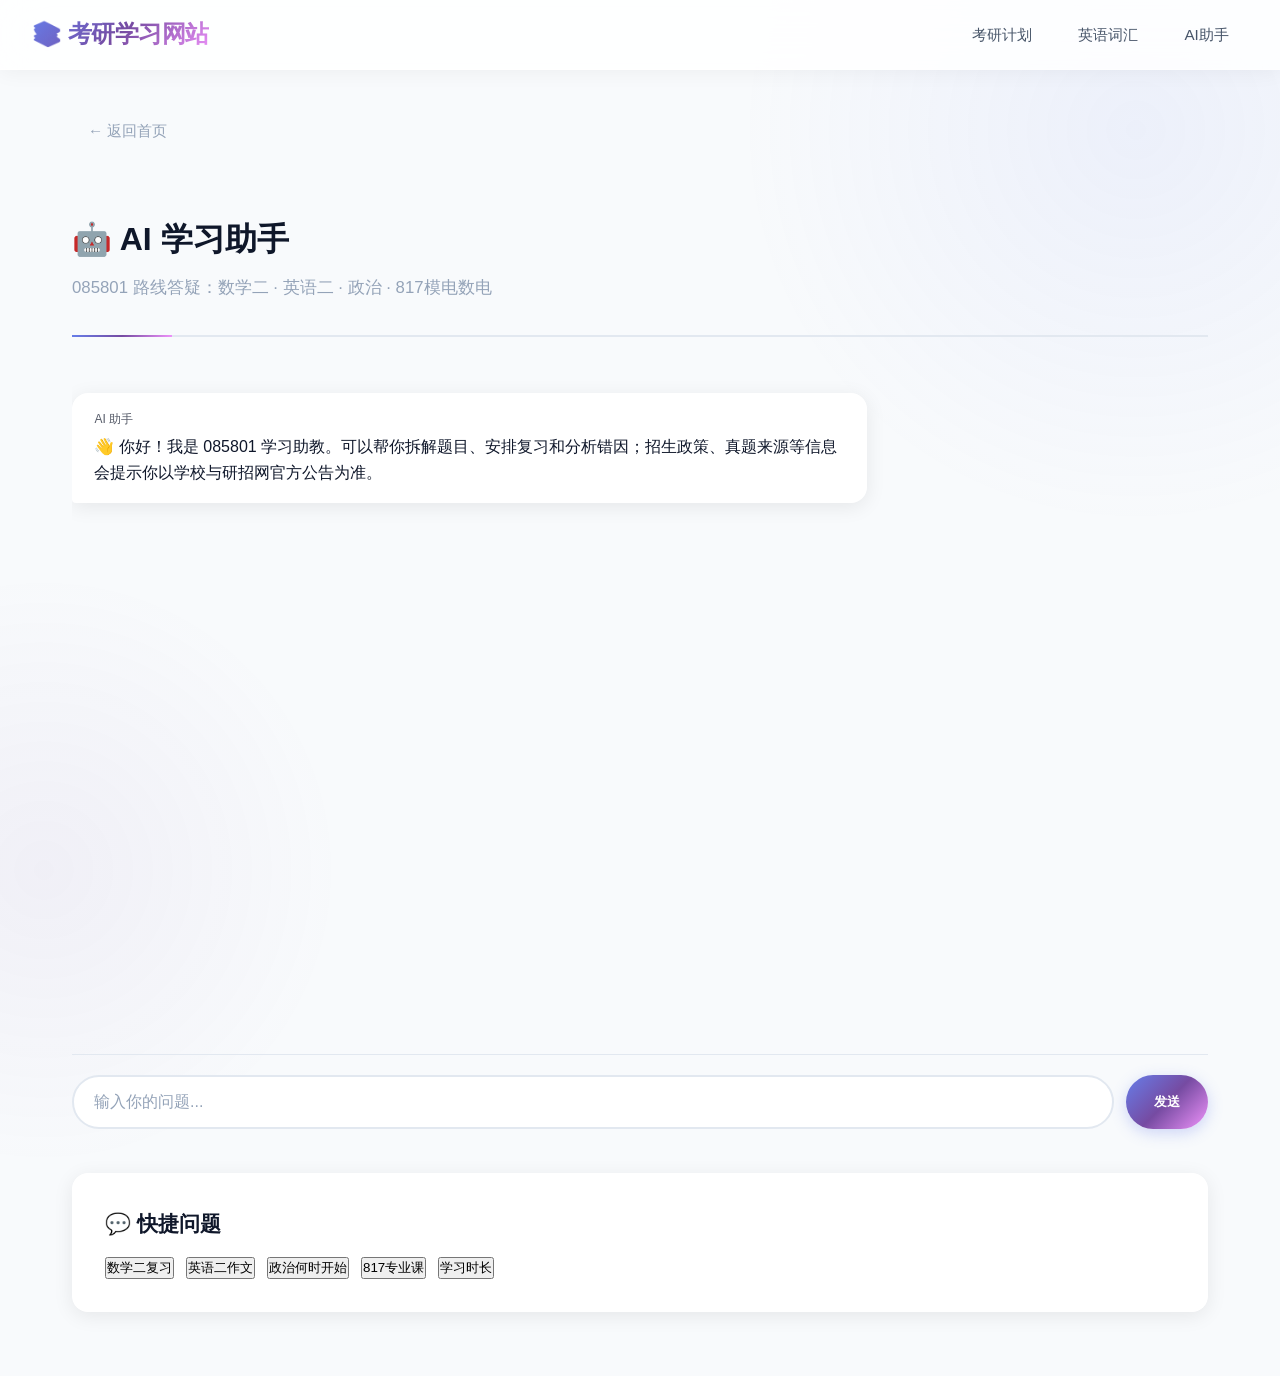
<file: templates/ai.html>
<!DOCTYPE html>
<html lang="zh-CN">
<head>
  <meta charset="UTF-8">
  <meta name="viewport" content="width=device-width, initial-scale=1.0">
  <title>AI助手 - 考研学习网站</title>
  <link rel="stylesheet" href="/static/css/style.css">
</head>
<body>
  <nav class="navbar">
    <a href="/" class="navbar-brand">📚 考研学习网站</a>
    <ul class="navbar-links">
      <li><a href="/plan">考研计划</a></li>
      <li><a href="/vocabulary">英语词汇</a></li>
      <li><a href="/ai" class="active">AI助手</a></li>
    </ul>
  </nav>

  <main class="container">
    <a href="/" class="back-link">← 返回首页</a>
    
    <div class="page-header">
      <h1>🤖 AI 学习助手</h1>
      <p class="subtitle">085801 路线答疑：数学二 · 英语二 · 政治 · 817模电数电</p>
    </div>

    <!-- AI对话区域 -->
    <div class="ai-container">
      <div class="chat-messages">
        <div class="chat-message ai">
          <div class="sender">AI 助手</div>
          <div class="content">👋 你好！我是 085801 学习助教。可以帮你拆解题目、安排复习和分析错因；招生政策、真题来源等信息会提示你以学校与研招网官方公告为准。</div>
        </div>
      </div>

      <!-- 输入区域 -->
      <form id="chat-form" class="chat-input-area">
        <input type="text" id="chat-input" placeholder="输入你的问题..." autocomplete="off">
        <button type="submit">发送</button>
      </form>
    </div>

    <!-- 快捷问题 -->
    <div class="content-section" style="margin-top: 1.5rem;">
      <h2 class="section-title">💬 快捷问题</h2>
      <div style="display: flex; flex-wrap: wrap; gap: 0.75rem; margin-top: 1rem;">
        <button class="vocab-filter-btn" onclick="askQuestion('数学二二重积分怎么复习？')">数学二复习</button>
        <button class="vocab-filter-btn" onclick="askQuestion('英语二图表作文如何练习？')">英语二作文</button>
        <button class="vocab-filter-btn" onclick="askQuestion('政治什么时候开始准备？')">政治何时开始</button>
        <button class="vocab-filter-btn" onclick="askQuestion('817共射放大电路怎么分析？')">817专业课</button>
        <button class="vocab-filter-btn" onclick="askQuestion('每天学习多少小时合适？')">学习时长</button>
      </div>
    </div>
  </main>

  <script src="/static/js/main.js"></script>
  <script>
    // 快捷问题点击
    function askQuestion(text) {
      const input = document.getElementById('chat-input');
      input.value = text;
      input.dispatchEvent(new Event('input'));
      document.getElementById('chat-form').dispatchEvent(new Event('submit'));
    }
  </script>
</body>
</html>
</file>
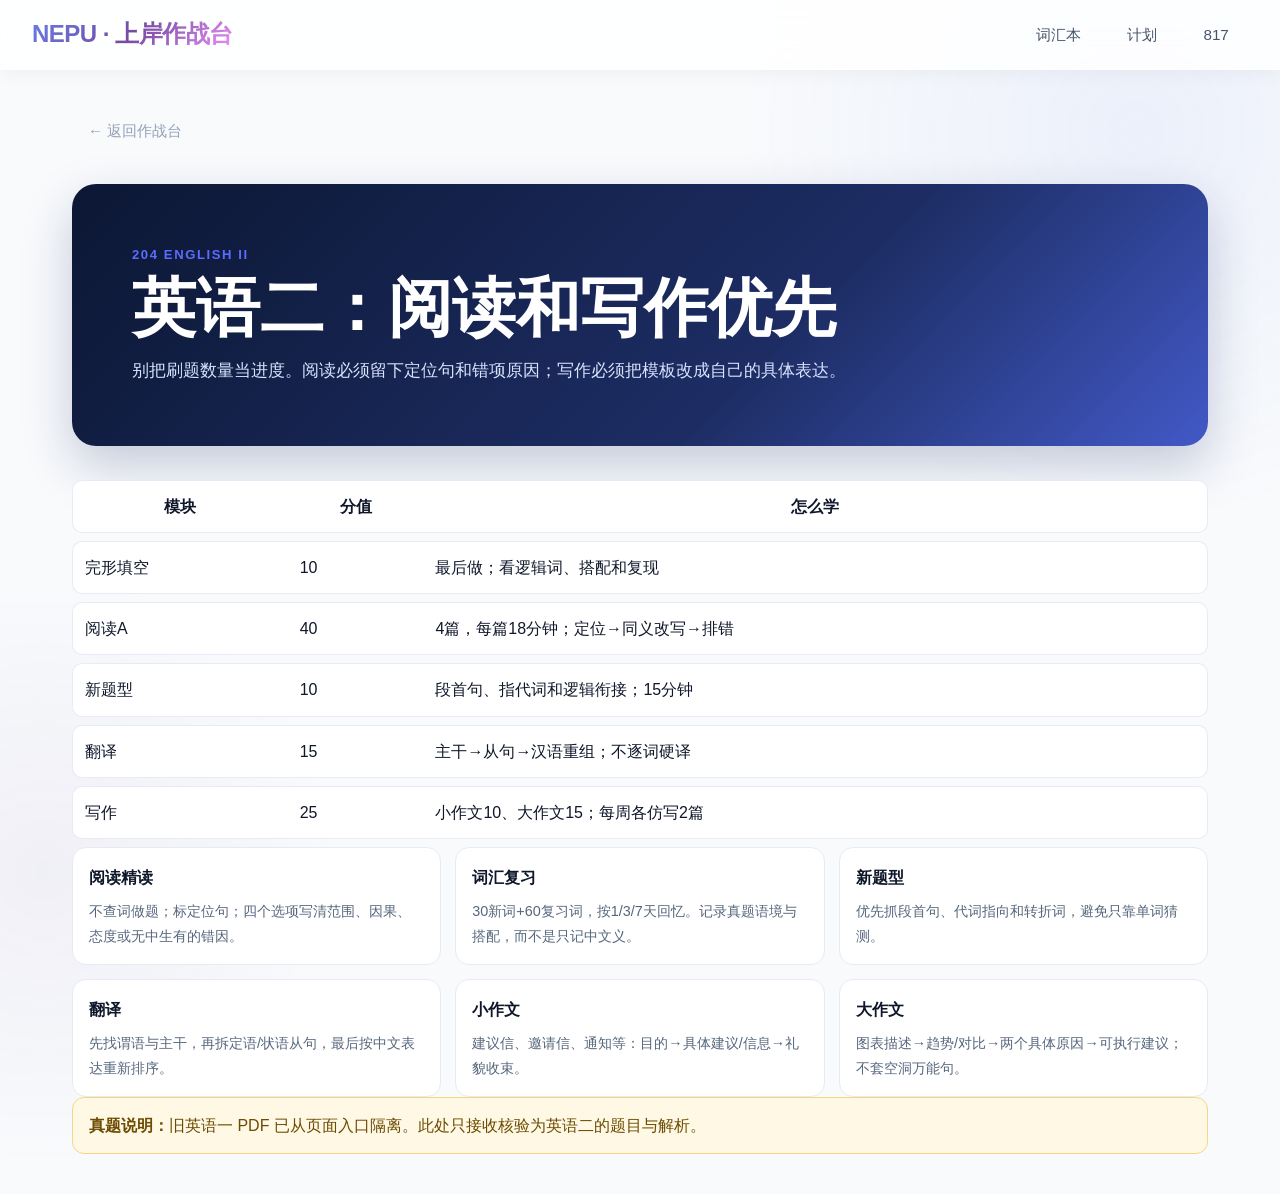
<file: templates/english.html>
<!doctype html><html lang="zh-CN"><head><meta charset="utf-8"><meta name="viewport" content="width=device-width,initial-scale=1"><title>英语二 · NEPU作战台</title><link rel="stylesheet" href="/static/css/style.css"></head><body><nav class="navbar"><a class="navbar-brand" href="/">NEPU · 上岸作战台</a><ul class="navbar-links"><li><a href="/vocabulary">词汇本</a></li><li><a href="/plan">计划</a></li><li><a href="/major">817</a></li></ul></nav><main class="container"><a class="back-link" href="/">← 返回作战台</a><section class="study-hero"><div class="study-kicker">204 English II</div><h1>英语二：阅读和写作优先</h1><p>别把刷题数量当进度。阅读必须留下定位句和错项原因；写作必须把模板改成自己的具体表达。</p></section><table class="exam-table"><tr><th>模块</th><th>分值</th><th>怎么学</th></tr><tr><td>完形填空</td><td>10</td><td>最后做；看逻辑词、搭配和复现</td></tr><tr><td>阅读A</td><td>40</td><td>4篇，每篇18分钟；定位→同义改写→排错</td></tr><tr><td>新题型</td><td>10</td><td>段首句、指代词和逻辑衔接；15分钟</td></tr><tr><td>翻译</td><td>15</td><td>主干→从句→汉语重组；不逐词硬译</td></tr><tr><td>写作</td><td>25</td><td>小作文10、大作文15；每周各仿写2篇</td></tr></table><section class="knowledge-grid"><div class="knowledge-card"><h3>阅读精读</h3><p>不查词做题；标定位句；四个选项写清范围、因果、态度或无中生有的错因。</p></div><div class="knowledge-card"><h3>词汇复习</h3><p>30新词+60复习词，按1/3/7天回忆。记录真题语境与搭配，而不是只记中文义。</p></div><div class="knowledge-card"><h3>新题型</h3><p>优先抓段首句、代词指向和转折词，避免只靠单词猜测。</p></div><div class="knowledge-card"><h3>翻译</h3><p>先找谓语与主干，再拆定语/状语从句，最后按中文表达重新排序。</p></div><div class="knowledge-card"><h3>小作文</h3><p>建议信、邀请信、通知等：目的→具体建议/信息→礼貌收束。</p></div><div class="knowledge-card"><h3>大作文</h3><p>图表描述→趋势/对比→两个具体原因→可执行建议；不套空洞万能句。</p></div></section><section class="notice-safe"><b>真题说明：</b>旧英语一 PDF 已从页面入口隔离。此处只接收核验为英语二的题目与解析。</section></main></body></html>
</file>
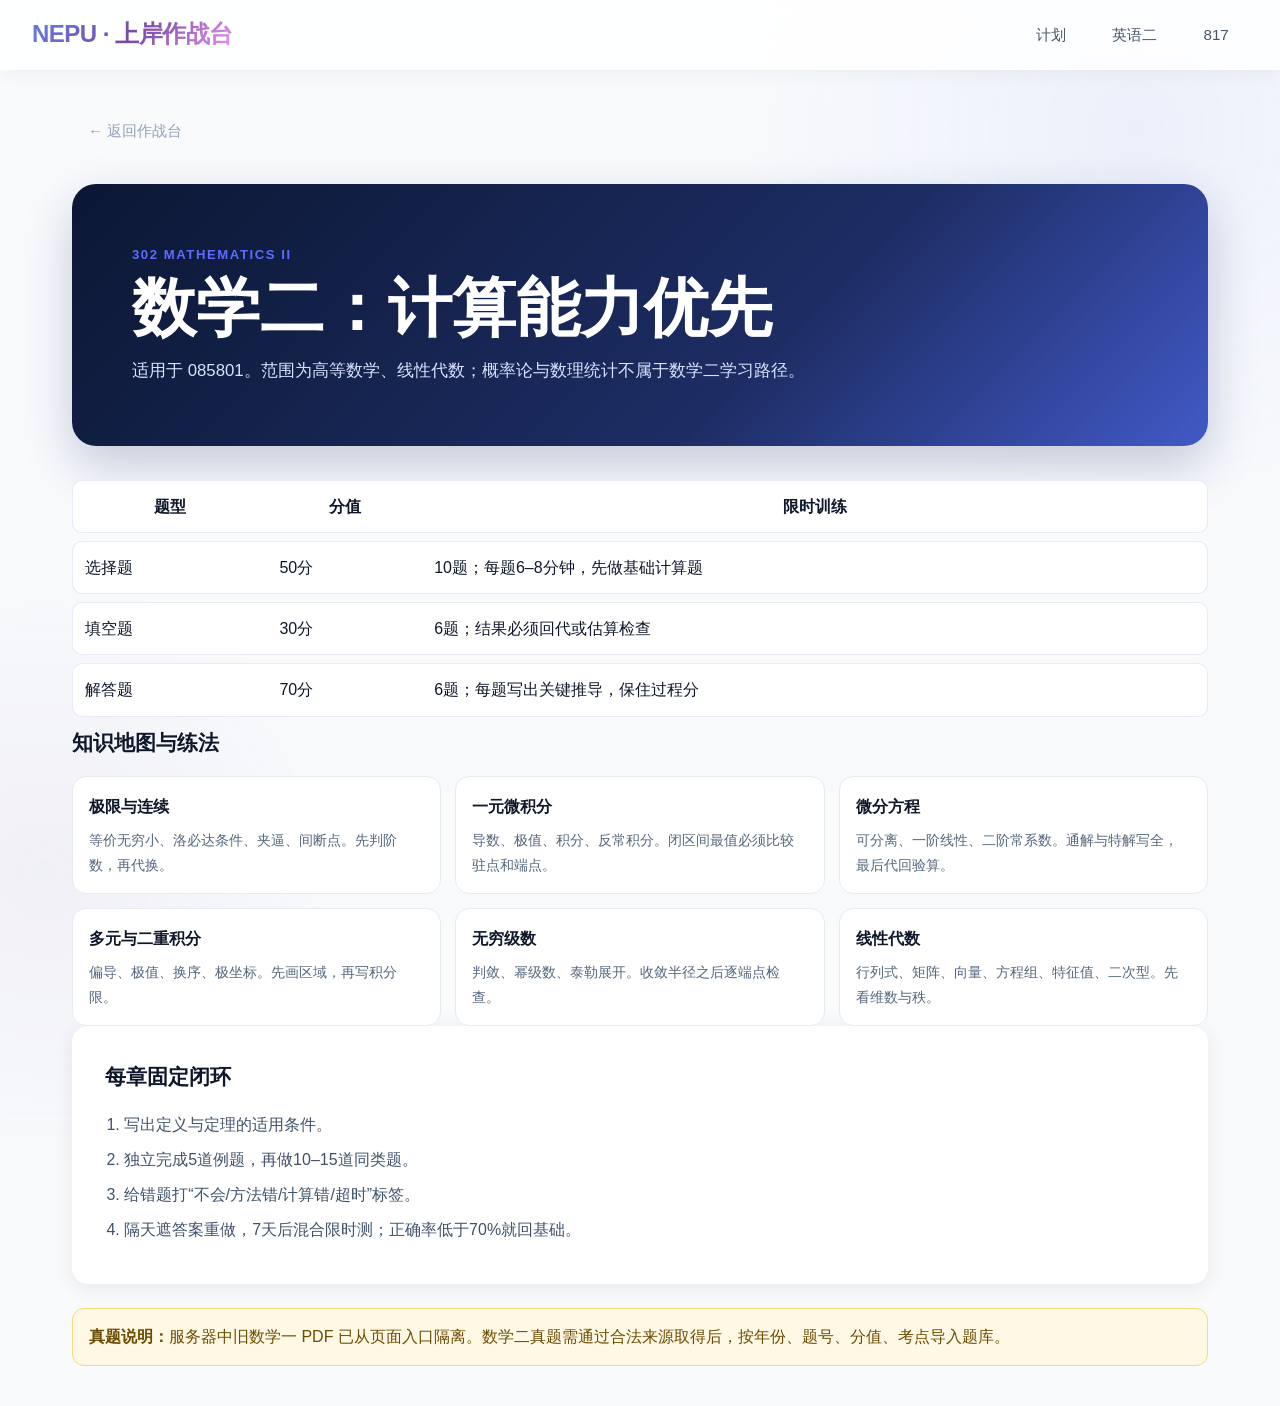
<file: templates/math.html>
<!doctype html><html lang="zh-CN"><head><meta charset="utf-8"><meta name="viewport" content="width=device-width,initial-scale=1"><title>数学二 · NEPU作战台</title><link rel="stylesheet" href="/static/css/style.css"></head><body><nav class="navbar"><a class="navbar-brand" href="/">NEPU · 上岸作战台</a><ul class="navbar-links"><li><a href="/plan">计划</a></li><li><a href="/english">英语二</a></li><li><a href="/major">817</a></li></ul></nav><main class="container"><a class="back-link" href="/">← 返回作战台</a><section class="study-hero"><div class="study-kicker">302 Mathematics II</div><h1>数学二：计算能力优先</h1><p>适用于 085801。范围为高等数学、线性代数；概率论与数理统计不属于数学二学习路径。</p></section><table class="exam-table"><tr><th>题型</th><th>分值</th><th>限时训练</th></tr><tr><td>选择题</td><td>50分</td><td>10题；每题6–8分钟，先做基础计算题</td></tr><tr><td>填空题</td><td>30分</td><td>6题；结果必须回代或估算检查</td></tr><tr><td>解答题</td><td>70分</td><td>6题；每题写出关键推导，保住过程分</td></tr></table><h2 class="section-title">知识地图与练法</h2><section class="knowledge-grid"><div class="knowledge-card"><h3>极限与连续</h3><p>等价无穷小、洛必达条件、夹逼、间断点。先判阶数，再代换。</p></div><div class="knowledge-card"><h3>一元微积分</h3><p>导数、极值、积分、反常积分。闭区间最值必须比较驻点和端点。</p></div><div class="knowledge-card"><h3>微分方程</h3><p>可分离、一阶线性、二阶常系数。通解与特解写全，最后代回验算。</p></div><div class="knowledge-card"><h3>多元与二重积分</h3><p>偏导、极值、换序、极坐标。先画区域，再写积分限。</p></div><div class="knowledge-card"><h3>无穷级数</h3><p>判敛、幂级数、泰勒展开。收敛半径之后逐端点检查。</p></div><div class="knowledge-card"><h3>线性代数</h3><p>行列式、矩阵、向量、方程组、特征值、二次型。先看维数与秩。</p></div></section><section class="content-section"><h2 class="section-title">每章固定闭环</h2><ol class="action-list"><li>写出定义与定理的适用条件。</li><li>独立完成5道例题，再做10–15道同类题。</li><li>给错题打“不会/方法错/计算错/超时”标签。</li><li>隔天遮答案重做，7天后混合限时测；正确率低于70%就回基础。</li></ol></section><section class="notice-safe"><b>真题说明：</b>服务器中旧数学一 PDF 已从页面入口隔离。数学二真题需通过合法来源取得后，按年份、题号、分值、考点导入题库。</section></main></body></html>
</file>
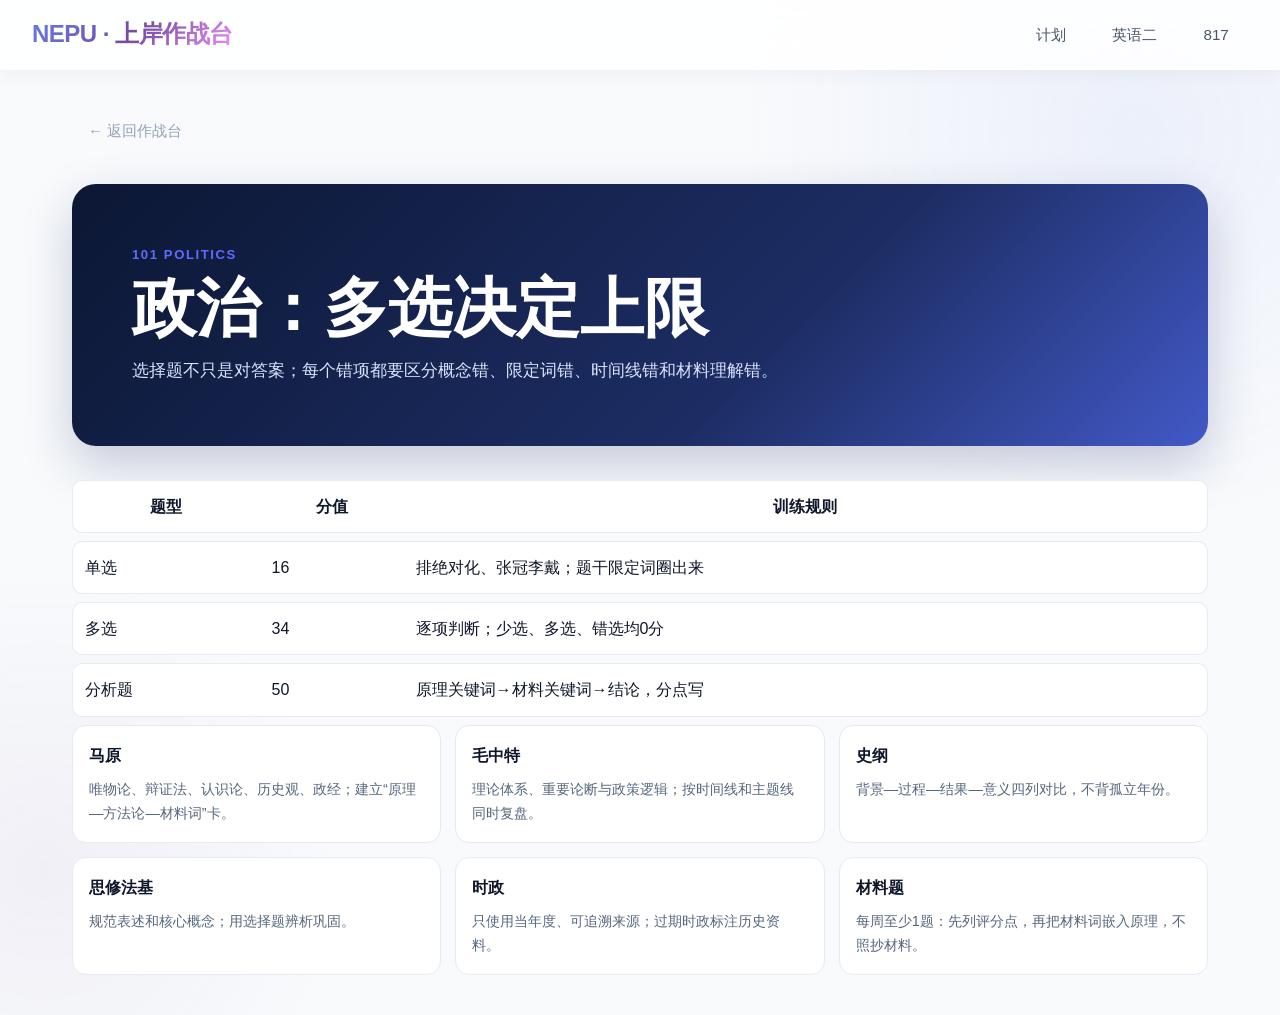
<file: templates/politics.html>
<!doctype html><html lang="zh-CN"><head><meta charset="utf-8"><meta name="viewport" content="width=device-width,initial-scale=1"><title>政治 · NEPU作战台</title><link rel="stylesheet" href="/static/css/style.css"></head><body><nav class="navbar"><a class="navbar-brand" href="/">NEPU · 上岸作战台</a><ul class="navbar-links"><li><a href="/plan">计划</a></li><li><a href="/english">英语二</a></li><li><a href="/major">817</a></li></ul></nav><main class="container"><a class="back-link" href="/">← 返回作战台</a><section class="study-hero"><div class="study-kicker">101 Politics</div><h1>政治：多选决定上限</h1><p>选择题不只是对答案；每个错项都要区分概念错、限定词错、时间线错和材料理解错。</p></section><table class="exam-table"><tr><th>题型</th><th>分值</th><th>训练规则</th></tr><tr><td>单选</td><td>16</td><td>排绝对化、张冠李戴；题干限定词圈出来</td></tr><tr><td>多选</td><td>34</td><td>逐项判断；少选、多选、错选均0分</td></tr><tr><td>分析题</td><td>50</td><td>原理关键词→材料关键词→结论，分点写</td></tr></table><section class="knowledge-grid"><div class="knowledge-card"><h3>马原</h3><p>唯物论、辩证法、认识论、历史观、政经；建立“原理—方法论—材料词”卡。</p></div><div class="knowledge-card"><h3>毛中特</h3><p>理论体系、重要论断与政策逻辑；按时间线和主题线同时复盘。</p></div><div class="knowledge-card"><h3>史纲</h3><p>背景—过程—结果—意义四列对比，不背孤立年份。</p></div><div class="knowledge-card"><h3>思修法基</h3><p>规范表述和核心概念；用选择题辨析巩固。</p></div><div class="knowledge-card"><h3>时政</h3><p>只使用当年度、可追溯来源；过期时政标注历史资料。</p></div><div class="knowledge-card"><h3>材料题</h3><p>每周至少1题：先列评分点，再把材料词嵌入原理，不照抄材料。</p></div></section></main></body></html>
</file>
<file: static/css/style.css>
/* ============================================
   考研学习网站 - 2026现代简约风格 CSS
   美化升级版 v2.0
   ============================================ */

:root {
  /* 主色调 */
  --bg-primary: #f8fafc;
  --bg-secondary: #ffffff;
  --bg-card: #ffffff;
  --bg-card-hover: #f8fafc;
  --text-primary: #0f172a;
  --text-secondary: #475569;
  --text-light: #e2e8f0;
  --text-muted: #94a3b8;
  
  /* 渐变色 */
  --gradient-primary: linear-gradient(135deg, #667eea 0%, #764ba2 100%);
  --gradient-hero: linear-gradient(135deg, #667eea 0%, #764ba2 50%, #f093fb 100%);
  --gradient-math: linear-gradient(135deg, #3b82f6, #60a5fa);
  --gradient-english: linear-gradient(135deg, #10b981, #34d399);
  --gradient-politics: linear-gradient(135deg, #ef4444, #f87171);
  --gradient-major: linear-gradient(135deg, #f59e0b, #fbbf24);
  --gradient-glass: linear-gradient(135deg, rgba(255,255,255,0.9), rgba(255,255,255,0.7));
  
  /* 强调色 */
  --accent-blue: #667eea;
  --accent-purple: #764ba2;
  --accent-green: #10b981;
  --accent-orange: #f59e0b;
  --accent-red: #ef4444;
  --accent-cyan: #06b6d4;
  
  /* 边框与阴影 */
  --border-color: #e2e8f0;
  --border-radius: 16px;
  --border-radius-sm: 10px;
  --shadow-sm: 0 1px 3px rgba(0,0,0,0.08);
  --shadow: 0 4px 20px rgba(0,0,0,0.08);
  --shadow-hover: 0 8px 30px rgba(0,0,0,0.12);
  --shadow-card: 0 4px 24px rgba(102, 126, 234, 0.15);
}

* {
  margin: 0;
  padding: 0;
  box-sizing: border-box;
}

body {
  font-family: -apple-system, BlinkMacSystemFont, 'Segoe UI', 'PingFang SC', 'Microsoft YaHei', sans-serif;
  background: var(--bg-primary);
  color: var(--text-primary);
  line-height: 1.7;
  min-height: 100vh;
  -webkit-font-smoothing: antialiased;
}

/* 2027 NEPU 学习路径：深色信息层级 + 可执行任务卡 */
.study-kicker{color:#5b6cff;font-size:.82rem;font-weight:800;letter-spacing:.12em;text-transform:uppercase}.study-hero{background:linear-gradient(135deg,#0b1733,#1d2d64 62%,#4259c7);color:#fff;border-radius:24px;padding:clamp(28px,6vw,60px);margin:12px 0 26px;box-shadow:0 20px 50px rgba(21,37,96,.22)}.study-hero h1{font-size:clamp(2rem,5vw,4rem);line-height:1.08;margin:8px 0 14px;color:#fff}.study-hero p{max-width:780px;color:#d9e3ff;font-size:1.05rem}.target-chip{display:inline-block;background:#fff1c7;color:#6b4700;border-radius:999px;padding:5px 12px;font-weight:800;font-size:.86rem;margin:4px 4px 0 0}.metric-grid,.study-grid{display:grid;grid-template-columns:repeat(4,1fr);gap:14px}.study-grid{grid-template-columns:repeat(2,1fr)}.metric-card,.study-card{background:#fff;border:1px solid #e6ebf5;border-radius:16px;padding:18px;box-shadow:0 5px 18px rgba(16,37,77,.06)}.metric-card strong{display:block;font-size:1.6rem;color:#172554}.metric-card span{font-size:.86rem;color:#64748b}.study-card h3{margin:0 0 8px;color:#12204a}.study-card p{color:#53657d;margin:0}.exam-table{width:100%;border-collapse:separate;border-spacing:0 8px}.exam-table td,.exam-table th{background:#fff;padding:12px;border-top:1px solid #e6ebf5;border-bottom:1px solid #e6ebf5}.exam-table td:first-child,.exam-table th:first-child{border-left:1px solid #e6ebf5;border-radius:10px 0 0 10px}.exam-table td:last-child,.exam-table th:last-child{border-right:1px solid #e6ebf5;border-radius:0 10px 10px 0}.notice-safe{background:#fff8e5;border:1px solid #f5d780;color:#6c4c00;border-radius:12px;padding:14px 16px}.knowledge-grid{display:grid;grid-template-columns:repeat(3,1fr);gap:14px}.knowledge-card{border:1px solid #e5eaf3;border-radius:14px;padding:16px;background:#fff}.knowledge-card h3{font-size:1rem;margin:0 0 8px}.knowledge-card p{font-size:.9rem;color:#56677d;margin:0}.action-list{padding-left:1.2rem}.action-list li{margin:8px 0;color:#40526a}.source-line{font-size:.85rem;color:#718096;margin-top:12px}@media(max-width:800px){.metric-grid,.knowledge-grid{grid-template-columns:repeat(2,1fr)}.study-grid{grid-template-columns:1fr}.navbar{height:auto;padding:12px 16px;gap:10px;align-items:flex-start}.navbar-links{flex-wrap:wrap}.navbar-external{display:none}.container{padding:18px 14px}}@media(max-width:460px){.metric-grid,.knowledge-grid{grid-template-columns:1fr}.navbar-brand{font-size:1.1rem}.navbar-links a{padding:5px 8px;font-size:.82rem}}

/* ========== 滚动条美化 ========== */
::-webkit-scrollbar {
  width: 6px;
  height: 6px;
}

::-webkit-scrollbar-track {
  background: transparent;
}

::-webkit-scrollbar-thumb {
  background: linear-gradient(180deg, var(--accent-blue), var(--accent-purple));
  border-radius: 3px;
}

::-webkit-scrollbar-thumb:hover {
  background: linear-gradient(180deg, var(--accent-purple), var(--accent-blue));
}

/* ========== 页面背景呼吸动效 ========== */
body::before {
  content: '';
  position: fixed;
  top: -30%;
  right: -20%;
  width: 800px;
  height: 800px;
  background: radial-gradient(circle, rgba(102, 126, 234, 0.08) 0%, transparent 70%);
  border-radius: 50%;
  pointer-events: none;
  animation: breathe 8s ease-in-out infinite;
  z-index: 0;
}

body::after {
  content: '';
  position: fixed;
  bottom: -30%;
  left: -20%;
  width: 600px;
  height: 600px;
  background: radial-gradient(circle, rgba(118, 75, 162, 0.06) 0%, transparent 70%);
  border-radius: 50%;
  pointer-events: none;
  animation: breathe 10s ease-in-out infinite reverse;
  z-index: 0;
}

@keyframes breathe {
  0%, 100% { transform: scale(1) translate(0, 0); opacity: 1; }
  50% { transform: scale(1.1) translate(-20px, 20px); opacity: 0.7; }
}

.container {
  position: relative;
  z-index: 1;
}

/* ========== 导航栏 - 玻璃态效果 ========== */
.navbar {
  background: rgba(255, 255, 255, 0.85);
  backdrop-filter: blur(20px);
  -webkit-backdrop-filter: blur(20px);
  padding: 0 2rem;
  height: 70px;
  display: flex;
  align-items: center;
  justify-content: space-between;
  position: sticky;
  top: 0;
  z-index: 100;
  border-bottom: 1px solid rgba(255,255,255,0.3);
  box-shadow: 0 2px 20px rgba(0,0,0,0.05);
}

.navbar-brand {
  font-size: 1.5rem;
  font-weight: 800;
  background: var(--gradient-hero);
  -webkit-background-clip: text;
  -webkit-text-fill-color: transparent;
  background-clip: text;
  text-decoration: none;
  letter-spacing: -0.5px;
}

.navbar-links {
  display: flex;
  gap: 0.5rem;
  list-style: none;
}

.navbar-links a {
  color: var(--text-secondary);
  text-decoration: none;
  padding: 0.6rem 1.2rem;
  border-radius: 50px;
  font-size: 0.95rem;
  font-weight: 500;
  transition: all 0.3s cubic-bezier(0.4, 0, 0.2, 1);
  position: relative;
}

.navbar-links a::after {
  content: '';
  position: absolute;
  bottom: 4px;
  left: 50%;
  width: 0;
  height: 2px;
  background: var(--gradient-hero);
  transition: all 0.3s ease;
  transform: translateX(-50%);
}

.navbar-links a:hover {
  color: var(--accent-blue);
  background: rgba(102, 126, 234, 0.08);
}

.navbar-links a:hover::after {
  width: 60%;
}

.navbar-external {
  display: flex;
  gap: 1rem;
}

.navbar-external a {
  color: var(--text-muted);
  text-decoration: none;
  font-size: 0.85rem;
  padding: 0.4rem 0.8rem;
  border-radius: 6px;
  transition: all 0.2s;
  border: 1px solid transparent;
}

.navbar-external a:hover {
  color: var(--accent-purple);
  background: rgba(118, 75, 162, 0.08);
  border-color: rgba(118, 75, 162, 0.2);
}

/* ========== 主容器 ========== */
.container {
  max-width: 1200px;
  margin: 0 auto;
  padding: 2.5rem 2rem;
}

/* ========== 首页大标题 ========== */
.hero-title {
  text-align: center;
  padding: 4rem 0 3rem;
  position: relative;
}

.hero-title::before {
  content: '';
  position: absolute;
  top: 50%;
  left: 50%;
  transform: translate(-50%, -50%);
  width: 400px;
  height: 400px;
  background: radial-gradient(circle, rgba(102, 126, 234, 0.15) 0%, transparent 70%);
  border-radius: 50%;
  pointer-events: none;
}

.hero-title h1 {
  font-size: 3.5rem;
  font-weight: 800;
  background: var(--gradient-hero);
  -webkit-background-clip: text;
  -webkit-text-fill-color: transparent;
  background-clip: text;
  letter-spacing: -1px;
  line-height: 1.2;
  position: relative;
  display: inline-block;
}

.hero-title h1::after {
  content: '';
  position: absolute;
  bottom: -8px;
  left: 50%;
  transform: translateX(-50%);
  width: 60px;
  height: 3px;
  background: linear-gradient(90deg, var(--accent-blue), var(--accent-purple));
  border-radius: 2px;
  animation: shimmer 3s ease-in-out infinite;
}

@keyframes shimmer {
  0%, 100% { width: 60px; opacity: 1; }
  50% { width: 100px; opacity: 0.6; }
}

.hero-title p {
  color: var(--text-muted);
  margin-top: 1rem;
  font-size: 1.2rem;
  font-weight: 400;
}

/* ========== 科目卡片 - 悬浮发光效果 ========== */
.subject-cards {
  display: grid;
  grid-template-columns: repeat(auto-fit, minmax(260px, 1fr));
  gap: 1.5rem;
  margin-top: 2rem;
}

.subject-card {
  background: var(--bg-card);
  color: var(--text-primary);
  border-radius: var(--border-radius);
  padding: 2.5rem 2rem;
  text-decoration: none;
  transition: all 0.4s cubic-bezier(0.4, 0, 0.2, 1);
  text-align: center;
  position: relative;
  overflow: hidden;
  box-shadow: var(--shadow-card);
  border: 1px solid rgba(255,255,255,0.8);
}

.subject-card::before {
  content: '';
  position: absolute;
  top: 0;
  left: 0;
  right: 0;
  height: 4px;
  background: var(--gradient-hero);
  transform: scaleX(0);
  transition: transform 0.4s ease;
}

.subject-card:hover::before {
  transform: scaleX(1);
}

.subject-card:hover {
  transform: translateY(-8px);
  box-shadow: 0 12px 40px rgba(102, 126, 234, 0.25);
}

.subject-card .icon {
  font-size: 3.5rem;
  margin-bottom: 1rem;
  display: block;
  filter: drop-shadow(0 4px 8px rgba(0,0,0,0.1));
  transition: all 0.4s ease;
}

.subject-card:hover .icon {
  transform: scale(1.1);
  filter: drop-shadow(0 8px 20px rgba(102, 126, 234, 0.3));
}

.subject-card.math:hover .icon {
  filter: drop-shadow(0 8px 20px rgba(59, 130, 246, 0.4));
}

.subject-card.english:hover .icon {
  filter: drop-shadow(0 8px 20px rgba(16, 185, 129, 0.4));
}

.subject-card.politics:hover .icon {
  filter: drop-shadow(0 8px 20px rgba(239, 68, 68, 0.4));
}

.subject-card.major:hover .icon {
  filter: drop-shadow(0 8px 20px rgba(245, 158, 11, 0.4));
}

.subject-card h3 {
  font-size: 1.4rem;
  margin-bottom: 0.5rem;
  font-weight: 700;
}

.subject-card p {
  color: var(--text-secondary);
  font-size: 0.9rem;
  line-height: 1.6;
}

/* 数学-蓝，英语-绿，政治-红，专业课-橙 */
.subject-card.math::before { background: var(--gradient-math); }
.subject-card.english::before { background: var(--gradient-english); }
.subject-card.politics::before { background: var(--gradient-politics); }
.subject-card.major::before { background: var(--gradient-major); }

.subject-card.math:hover { border-color: rgba(59, 130, 246, 0.3); }
.subject-card.english:hover { border-color: rgba(16, 185, 129, 0.3); }
.subject-card.politics:hover { border-color: rgba(239, 68, 68, 0.3); }
.subject-card.major:hover { border-color: rgba(245, 158, 11, 0.3); }

/* ========== 内容区块 ========== */
.content-section {
  background: var(--bg-secondary);
  border-radius: var(--border-radius);
  padding: 2rem;
  margin-bottom: 1.5rem;
  box-shadow: var(--shadow);
  border: 1px solid rgba(255,255,255,0.8);
  transition: all 0.3s ease;
}

.content-section:hover {
  box-shadow: var(--shadow-hover);
}

.section-title {
  font-size: 1.3rem;
  font-weight: 700;
  margin-bottom: 1rem;
  color: var(--text-primary);
  display: flex;
  align-items: center;
  gap: 0.5rem;
}

/* ========== 大纲区 ========== */
.syllabus-list {
  list-style: none;
}

.syllabus-list li {
  padding: 0.9rem 0;
  border-bottom: 1px solid var(--border-color);
  display: flex;
  align-items: center;
  gap: 0.75rem;
  color: var(--text-primary);
  transition: all 0.2s;
}

.syllabus-list li:hover {
  padding-left: 0.5rem;
  background: rgba(102, 126, 234, 0.03);
}

.syllabus-list li:last-child {
  border-bottom: none;
}

.syllabus-list .bullet {
  width: 10px;
  height: 10px;
  border-radius: 50%;
  background: var(--gradient-hero);
  flex-shrink: 0;
  box-shadow: 0 2px 6px rgba(102, 126, 234, 0.4);
}

/* ========== 视频卡片 ========== */
.video-grid {
  display: grid;
  grid-template-columns: repeat(auto-fill, minmax(300px, 1fr));
  gap: 1.25rem;
}

.video-card {
  background: var(--bg-card);
  color: var(--text-primary);
  border-radius: var(--border-radius-sm);
  overflow: hidden;
  transition: all 0.3s cubic-bezier(0.4, 0, 0.2, 1);
  box-shadow: var(--shadow-sm);
  border: 1px solid var(--border-color);
}

.video-card:hover {
  transform: translateY(-4px);
  box-shadow: var(--shadow-hover);
}

.video-thumbnail {
  background: linear-gradient(135deg, #e0e7ff, #f3e8ff);
  height: 170px;
  display: flex;
  align-items: center;
  justify-content: center;
  color: var(--accent-purple);
  font-size: 3.5rem;
}

.video-info {
  padding: 1.25rem;
}

.video-info h4 {
  font-size: 1rem;
  margin-bottom: 0.3rem;
  color: var(--text-primary);
  font-weight: 600;
}

.video-info span {
  font-size: 0.85rem;
  color: var(--text-muted);
}

/* ========== 下载区 ========== */
.download-list {
  display: flex;
  flex-direction: column;
  gap: 0.75rem;
}

.download-item {
  display: flex;
  align-items: center;
  justify-content: space-between;
  background: var(--bg-primary);
  padding: 1.1rem 1.5rem;
  border-radius: var(--border-radius-sm);
  transition: all 0.3s ease;
  border: 1px solid var(--border-color);
}

.download-item:hover {
  background: rgba(102, 126, 234, 0.05);
  border-color: rgba(102, 126, 234, 0.3);
  transform: translateX(4px);
}

.download-item .file-info {
  display: flex;
  align-items: center;
  gap: 1rem;
}

.download-item .file-icon {
  font-size: 1.75rem;
}

.download-item .file-name {
  font-weight: 600;
  color: var(--text-primary);
}

.download-item .file-meta {
  font-size: 0.8rem;
  color: var(--text-muted);
}

.download-btn {
  background: var(--gradient-hero);
  color: white;
  border: none;
  padding: 0.6rem 1.2rem;
  border-radius: 50px;
  cursor: pointer;
  font-size: 0.9rem;
  font-weight: 600;
  transition: all 0.3s cubic-bezier(0.4, 0, 0.2, 1);
  box-shadow: 0 4px 15px rgba(102, 126, 234, 0.3);
  position: relative;
  overflow: hidden;
}

.download-btn::before {
  content: '';
  position: absolute;
  top: 0;
  left: -100%;
  width: 100%;
  height: 100%;
  background: linear-gradient(90deg, transparent, rgba(255,255,255,0.25), transparent);
  transition: left 0.5s ease;
}

.download-btn:hover::before {
  left: 100%;
}

.download-btn:hover {
  transform: translateY(-3px) scale(1.02);
  box-shadow: 0 8px 25px rgba(102, 126, 234, 0.4);
}

/* ========== 词汇页 ========== */
.search-box {
  display: flex;
  gap: 0.75rem;
  margin-bottom: 1.5rem;
}

.search-box input {
  flex: 1;
  padding: 0.9rem 1.2rem;
  border: 2px solid var(--border-color);
  border-radius: 50px;
  background: white;
  color: var(--text-primary);
  font-size: 1rem;
  outline: none;
  transition: all 0.3s ease;
}

.search-box input:focus {
  border-color: var(--accent-blue);
  box-shadow: 0 0 0 4px rgba(102, 126, 234, 0.1);
}

.search-box input::placeholder {
  color: var(--text-muted);
}

.search-box button {
  padding: 0.9rem 2rem;
  background: var(--gradient-hero);
  color: white;
  border: none;
  border-radius: 50px;
  cursor: pointer;
  font-weight: 600;
  transition: all 0.3s ease;
  box-shadow: 0 4px 15px rgba(102, 126, 234, 0.3);
}

.search-box button:hover {
  transform: translateY(-2px);
  box-shadow: 0 6px 20px rgba(102, 126, 234, 0.4);
}

/* 词汇等级标签 */
.vocab-level-tabs {
  display: flex;
  gap: 0.75rem;
  margin-bottom: 1.5rem;
  flex-wrap: wrap;
}

.vocab-level-btn {
  padding: 0.7rem 1.5rem;
  border: 2px solid transparent;
  background: white;
  color: var(--text-secondary);
  border-radius: 50px;
  cursor: pointer;
  font-weight: 600;
  font-size: 0.95rem;
  transition: all 0.3s ease;
  box-shadow: var(--shadow-sm);
}

.vocab-level-btn:hover {
  transform: translateY(-2px);
  box-shadow: var(--shadow);
}

.vocab-level-btn.level-1 { border-color: #22c55e; color: #16a34a; background: #f0fdf4; }
.vocab-level-btn.level-2 { border-color: #eab308; color: #ca8a04; background: #fefce8; }
.vocab-level-btn.level-3 { border-color: #f97316; color: #ea580c; background: #fff7ed; }
.vocab-level-btn.level-4 { border-color: #ef4444; color: #dc2626; background: #fef2f2; }

.vocab-level-btn.active.level-1 { background: #22c55e; color: white; box-shadow: 0 4px 15px rgba(34, 197, 94, 0.3); }
.vocab-level-btn.active.level-2 { background: #eab308; color: white; box-shadow: 0 4px 15px rgba(234, 179, 8, 0.3); }
.vocab-level-btn.active.level-3 { background: #f97316; color: white; box-shadow: 0 4px 15px rgba(249, 115, 22, 0.3); }
.vocab-level-btn.active.level-4 { background: #ef4444; color: white; box-shadow: 0 4px 15px rgba(239, 68, 68, 0.3); }

.vocab-level-btn .count {
  font-size: 0.8rem;
  opacity: 0.8;
  margin-left: 0.25rem;
}

/* 词汇统计 */
.vocab-stats-bar {
  display: flex;
  align-items: center;
  gap: 1rem;
  margin-bottom: 1rem;
  font-size: 0.9rem;
  color: var(--text-muted);
}

.vocab-stats-bar .count {
  font-weight: 700;
  color: var(--accent-purple);
}

/* 词汇卡片网格 */
.vocab-grid {
  display: grid;
  grid-template-columns: repeat(auto-fill, minmax(120px, 1fr));
  gap: 0.6rem;
}

.vocab-card {
  background: white;
  border-radius: var(--border-radius-sm);
  padding: 0.75rem 0.6rem 0.5rem;
  cursor: pointer;
  transition: all 0.2s ease;
  border: 2px solid transparent;
  box-shadow: var(--shadow-sm);
}

.vocab-card:hover {
  transform: translateY(-3px);
  box-shadow: var(--shadow);
}

.vocab-card.level-1 { border-color: #bbf7d0; }
.vocab-card.level-2 { border-color: #fde047; }
.vocab-card.level-3 { border-color: #fdba74; }
.vocab-card.level-4 { border-color: #fca5a5; }

.vocab-card.state-1 { background: #f0fdf4; border-color: #22c55e; }
.vocab-card.state-2 { background: #fefce8; border-color: #eab308; }
.vocab-card.state-3 { background: #fff7ed; border-color: #f97316; }
.vocab-card.state-4 { background: #fef2f2; border-color: #ef4444; }
.vocab-card.state-5 { background: #eff6ff; border-color: #3b82f6; }

.vocab-card .word {
  font-size: 1rem;
  font-weight: 700;
  color: var(--text-primary);
  line-height: 1.3;
}

.vocab-card .phonetic {
  font-size: 0.7rem;
  color: var(--text-muted);
  font-style: italic;
  margin-top: 0.1rem;
}

.vocab-card .meaning {
  font-size: 0.75rem;
  color: var(--text-secondary);
  margin-top: 0.2rem;
  line-height: 1.3;
}

.vocab-card .state-badge {
  display: none;
  font-size: 0.65rem;
  font-weight: 600;
  margin-top: 0.2rem;
  padding: 0.1rem 0.3rem;
  border-radius: 4px;
  width: fit-content;
}

.vocab-card.state-1 .state-badge { display: inline-block; background: #bbf7d0; color: #15803d; }
.vocab-card.state-2 .state-badge { display: inline-block; background: #fef08a; color: #854d0e; }
.vocab-card.state-3 .state-badge { display: inline-block; background: #fed7aa; color: #9a3412; }
.vocab-card.state-4 .state-badge { display: inline-block; background: #fecaca; color: #991b1b; }
.vocab-card.state-5 .state-badge { display: inline-block; background: #bfdbfe; color: #1e40af; }

/* ========== 计划页 ========== */
.plan-tabs {
  display: flex;
  gap: 0.5rem;
  margin-bottom: 1.5rem;
  flex-wrap: wrap;
}

.plan-tab {
  padding: 0.8rem 1.5rem;
  background: white;
  border: 2px solid var(--border-color);
  color: var(--text-secondary);
  border-radius: 50px;
  cursor: pointer;
  font-size: 1rem;
  font-weight: 600;
  transition: all 0.3s ease;
  box-shadow: var(--shadow-sm);
}

.plan-tab.active {
  background: var(--gradient-hero);
  color: white;
  border-color: transparent;
  box-shadow: 0 4px 15px rgba(102, 126, 234, 0.3);
}

.plan-tab:hover:not(.active) {
  border-color: var(--accent-blue);
  color: var(--accent-blue);
  transform: translateY(-2px);
}

.plan-table {
  width: 100%;
  border-collapse: separate;
  border-spacing: 0;
  background: white;
  border-radius: var(--border-radius);
  overflow: hidden;
  box-shadow: var(--shadow);
}

.plan-table th,
.plan-table td {
  padding: 1.1rem 1.25rem;
  text-align: left;
  border-bottom: 1px solid var(--border-color);
}

.plan-table th {
  background: linear-gradient(135deg, #f8fafc, #f1f5f9);
  font-weight: 700;
  color: var(--accent-purple);
  font-size: 0.95rem;
}

.plan-table tr:last-child td {
  border-bottom: none;
}

.plan-table tr:hover td {
  background: rgba(102, 126, 234, 0.03);
}

/* ========== AI助手页 ========== */
.ai-container {
  display: flex;
  flex-direction: column;
  height: calc(100vh - 120px);
}

.chat-messages {
  flex: 1;
  overflow-y: auto;
  padding: 1.5rem 0;
  display: flex;
  flex-direction: column;
  gap: 1rem;
}

.chat-message {
  max-width: 70%;
  padding: 1.1rem 1.4rem;
  border-radius: var(--border-radius);
  line-height: 1.6;
  animation: fadeIn 0.3s ease;
}

@keyframes fadeIn {
  from { opacity: 0; transform: translateY(10px); }
  to { opacity: 1; transform: translateY(0); }
}

.chat-message.user {
  background: var(--gradient-hero);
  color: white;
  align-self: flex-end;
  border-bottom-right-radius: 4px;
  box-shadow: 0 4px 15px rgba(102, 126, 234, 0.3);
}

.chat-message.ai {
  background: white;
  color: var(--text-primary);
  align-self: flex-start;
  border-bottom-left-radius: 4px;
  box-shadow: var(--shadow);
}

.chat-message .sender {
  font-size: 0.75rem;
  opacity: 0.7;
  margin-bottom: 0.3rem;
}

.chat-input-area {
  display: flex;
  gap: 0.75rem;
  padding: 1.25rem 0;
  border-top: 1px solid var(--border-color);
}

.chat-input-area input {
  flex: 1;
  padding: 1rem 1.25rem;
  border: 2px solid var(--border-color);
  border-radius: 50px;
  background: white;
  color: var(--text-primary);
  font-size: 1rem;
  outline: none;
  transition: all 0.3s ease;
}

.chat-input-area input:focus {
  border-color: var(--accent-blue);
  box-shadow: 0 0 0 4px rgba(102, 126, 234, 0.1);
}

.chat-input-area input::placeholder {
  color: var(--text-muted);
}

.chat-input-area button {
  padding: 1rem 1.75rem;
  background: var(--gradient-hero);
  color: white;
  border: none;
  border-radius: 50px;
  cursor: pointer;
  font-weight: 600;
  transition: all 0.3s ease;
  box-shadow: 0 4px 15px rgba(102, 126, 234, 0.3);
}

.chat-input-area button:hover {
  transform: translateY(-2px);
  box-shadow: 0 6px 20px rgba(102, 126, 234, 0.4);
}

/* ========== 返回按钮 ========== */
.back-link {
  display: inline-flex;
  align-items: center;
  gap: 0.5rem;
  color: var(--text-muted);
  text-decoration: none;
  margin-bottom: 1.25rem;
  font-size: 0.95rem;
  transition: all 0.2s;
  padding: 0.5rem 1rem;
  border-radius: 50px;
}

.back-link:hover {
  color: var(--accent-purple);
  background: rgba(118, 75, 162, 0.08);
}

/* ========== 视频分组 ========== */
.video-group {
  margin-bottom: 1.5rem;
}

.video-group-header {
  display: flex;
  align-items: center;
  gap: 0.75rem;
  padding: 0.75rem 1rem;
  background: linear-gradient(135deg, #e0e7ff, #f3e8ff);
  border-radius: var(--border-radius-sm);
  cursor: pointer;
  font-weight: 700;
  font-size: 1rem;
  margin-bottom: 0.5rem;
  transition: all 0.2s;
  border: none;
  width: 100%;
  text-align: left;
  color: var(--accent-purple);
}

.video-group-header:hover {
  background: linear-gradient(135deg, #c7d2fe, #e9d5ff);
}

.video-group-header .toggle-icon {
  font-size: 0.8rem;
  transition: transform 0.2s;
}

.video-group-header.collapsed .toggle-icon {
  transform: rotate(-90deg);
}

.video-group-header.collapsed + .video-compact-list {
  display: none;
}

.video-compact-list {
  display: flex;
  flex-direction: column;
  gap: 0.4rem;
}

.video-compact-item {
  display: flex;
  align-items: center;
  justify-content: space-between;
  padding: 0.6rem 1rem;
  background: white;
  border-radius: var(--border-radius-sm);
  transition: all 0.2s;
  gap: 0.75rem;
  border: 1px solid var(--border-color);
}

.video-compact-item:hover {
  background: rgba(102, 126, 234, 0.05);
  border-color: rgba(102, 126, 234, 0.3);
  transform: translateX(4px);
}

.video-compact-item .video-meta {
  display: flex;
  align-items: center;
  gap: 0.6rem;
  flex: 1;
  min-width: 0;
}

.video-compact-item .play-icon {
  font-size: 0.9rem;
  color: var(--accent-blue);
  flex-shrink: 0;
}

.video-compact-item .video-title {
  font-size: 0.9rem;
  white-space: nowrap;
  overflow: hidden;
  text-overflow: ellipsis;
  color: var(--text-primary);
}

.video-compact-item .video-up {
  font-size: 0.78rem;
  color: var(--text-muted);
  flex-shrink: 0;
}

.video-compact-item .video-level {
  font-size: 0.72rem;
  padding: 0.15rem 0.5rem;
  border-radius: 50px;
  background: linear-gradient(135deg, #e0e7ff, #f3e8ff);
  color: var(--accent-purple);
  flex-shrink: 0;
}

.video-compact-link {
  background: var(--gradient-hero);
  color: white;
  padding: 0.4rem 0.9rem;
  border-radius: 50px;
  font-size: 0.8rem;
  text-decoration: none;
  flex-shrink: 0;
  transition: all 0.2s;
  box-shadow: 0 2px 10px rgba(102, 126, 234, 0.3);
}

.video-compact-link:hover {
  transform: translateY(-2px);
  box-shadow: 0 4px 15px rgba(102, 126, 234, 0.4);
}

/* ========== PDF年份分组 ========== */
.year-group {
  margin-bottom: 0.75rem;
}

.year-group-header {
  display: flex;
  align-items: center;
  gap: 0.75rem;
  padding: 0.75rem 1rem;
  background: white;
  border-radius: var(--border-radius-sm);
  cursor: pointer;
  font-weight: 700;
  font-size: 1rem;
  margin-bottom: 0.4rem;
  transition: all 0.2s;
  border: 1px solid var(--border-color);
  width: 100%;
  text-align: left;
  color: var(--text-primary);
  box-shadow: var(--shadow-sm);
}

.year-group-header:hover {
  background: rgba(102, 126, 234, 0.05);
  border-color: rgba(102, 126, 234, 0.3);
}

.year-group-header .toggle-icon {
  font-size: 0.8rem;
  transition: transform 0.2s;
}

.year-group-header.collapsed .toggle-icon {
  transform: rotate(-90deg);
}

.year-group-header.collapsed + .year-file-list {
  display: none;
}

.year-file-list {
  display: flex;
  flex-direction: column;
  gap: 0.35rem;
  padding-left: 1.5rem;
}

/* ========== 分页按钮 ========== */
.page-btn {
  padding: 0.5rem 1rem;
  background: white;
  color: var(--text-secondary);
  border: 2px solid var(--border-color);
  border-radius: 50px;
  text-decoration: none;
  font-size: 0.9rem;
  font-weight: 500;
  transition: all 0.2s;
  box-shadow: var(--shadow-sm);
}

.page-btn:hover {
  background: rgba(102, 126, 234, 0.08);
  color: var(--accent-purple);
  border-color: var(--accent-purple);
  transform: translateY(-2px);
}

.page-btn.active {
  background: var(--gradient-hero);
  color: white;
  border-color: transparent;
  box-shadow: 0 4px 15px rgba(102, 126, 234, 0.3);
}

/* ========== 页面头部 ========== */
.page-header {
  padding: 2.5rem 0 2rem;
  border-bottom: 2px solid var(--border-color);
  margin-bottom: 2rem;
  position: relative;
}

.page-header::after {
  content: '';
  position: absolute;
  bottom: -2px;
  left: 0;
  width: 100px;
  height: 2px;
  background: var(--gradient-hero);
}

.page-header h1 {
  font-size: 2rem;
  color: var(--text-primary);
  font-weight: 800;
}

.page-header .subtitle {
  color: var(--text-muted);
  margin-top: 0.5rem;
  font-size: 1.05rem;
}

/* ========== 响应式 ========== */
@media (max-width: 768px) {
  .navbar {
    padding: 0 1rem;
    height: auto;
    padding: 0.75rem 1rem;
    flex-wrap: wrap;
    gap: 0.75rem;
  }
  
  .navbar-links {
    gap: 0.25rem;
    font-size: 0.85rem;
    order: 3;
    width: 100%;
    justify-content: center;
  }
  
  .navbar-links a {
    padding: 0.5rem 0.8rem;
  }
  
  .navbar-external {
    display: none;
  }
  
  .container {
    padding: 1.5rem 1rem;
  }
  
  .hero-title {
    padding: 2.5rem 0 2rem;
  }
  
  .hero-title h1 {
    font-size: 2.2rem;
  }
  
  .hero-title p {
    font-size: 1rem;
  }
  
  .subject-cards {
    grid-template-columns: 1fr 1fr;
    gap: 1rem;
  }
  
  .subject-card {
    padding: 1.5rem 1rem;
  }
  
  .subject-card .icon {
    font-size: 2.5rem;
  }
  
  .chat-message {
    max-width: 90%;
  }

  .vocab-grid {
    grid-template-columns: repeat(auto-fill, minmax(90px, 1fr));
    gap: 0.4rem;
  }
  
  .vocab-card {
    padding: 0.6rem 0.4rem 0.4rem;
  }
  
  .vocab-card .word {
    font-size: 0.85rem;
  }
  
  .vocab-card .meaning {
    font-size: 0.65rem;
    -webkit-line-clamp: 2;
    display: -webkit-box;
    -webkit-box-orient: vertical;
    overflow: hidden;
  }
  
  .vocab-level-tabs {
    gap: 0.4rem;
  }
  
  .vocab-level-btn {
    padding: 0.4rem 0.8rem;
    font-size: 0.8rem;
  }
}

/* ========== 悬浮动画 ========== */
@keyframes float {
  0%, 100% { transform: translateY(0); }
  50% { transform: translateY(-5px); }
}

.float-animation {
  animation: float 3s ease-in-out infinite;
}

/* ========== 渐变文字 ========== */
.gradient-text {
  background: var(--gradient-hero);
  -webkit-background-clip: text;
  -webkit-text-fill-color: transparent;
  background-clip: text;
}
</file>
